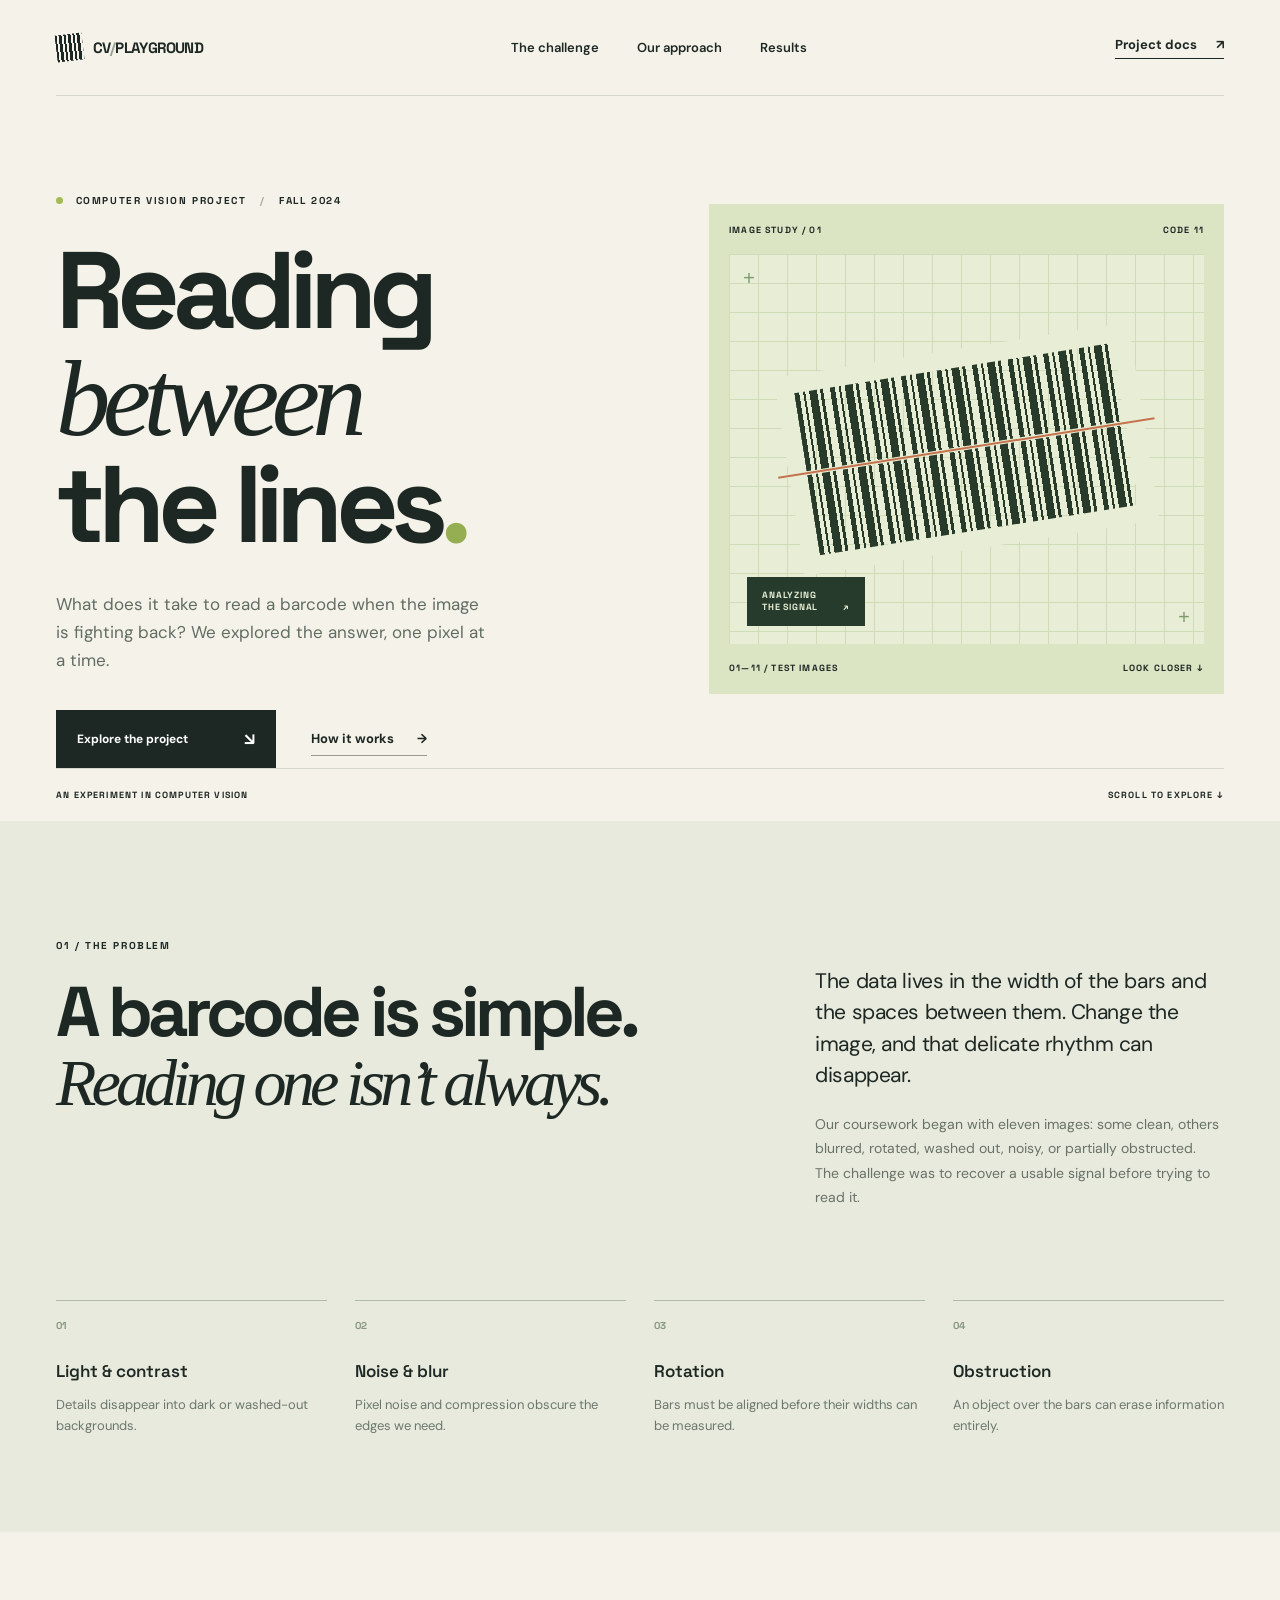
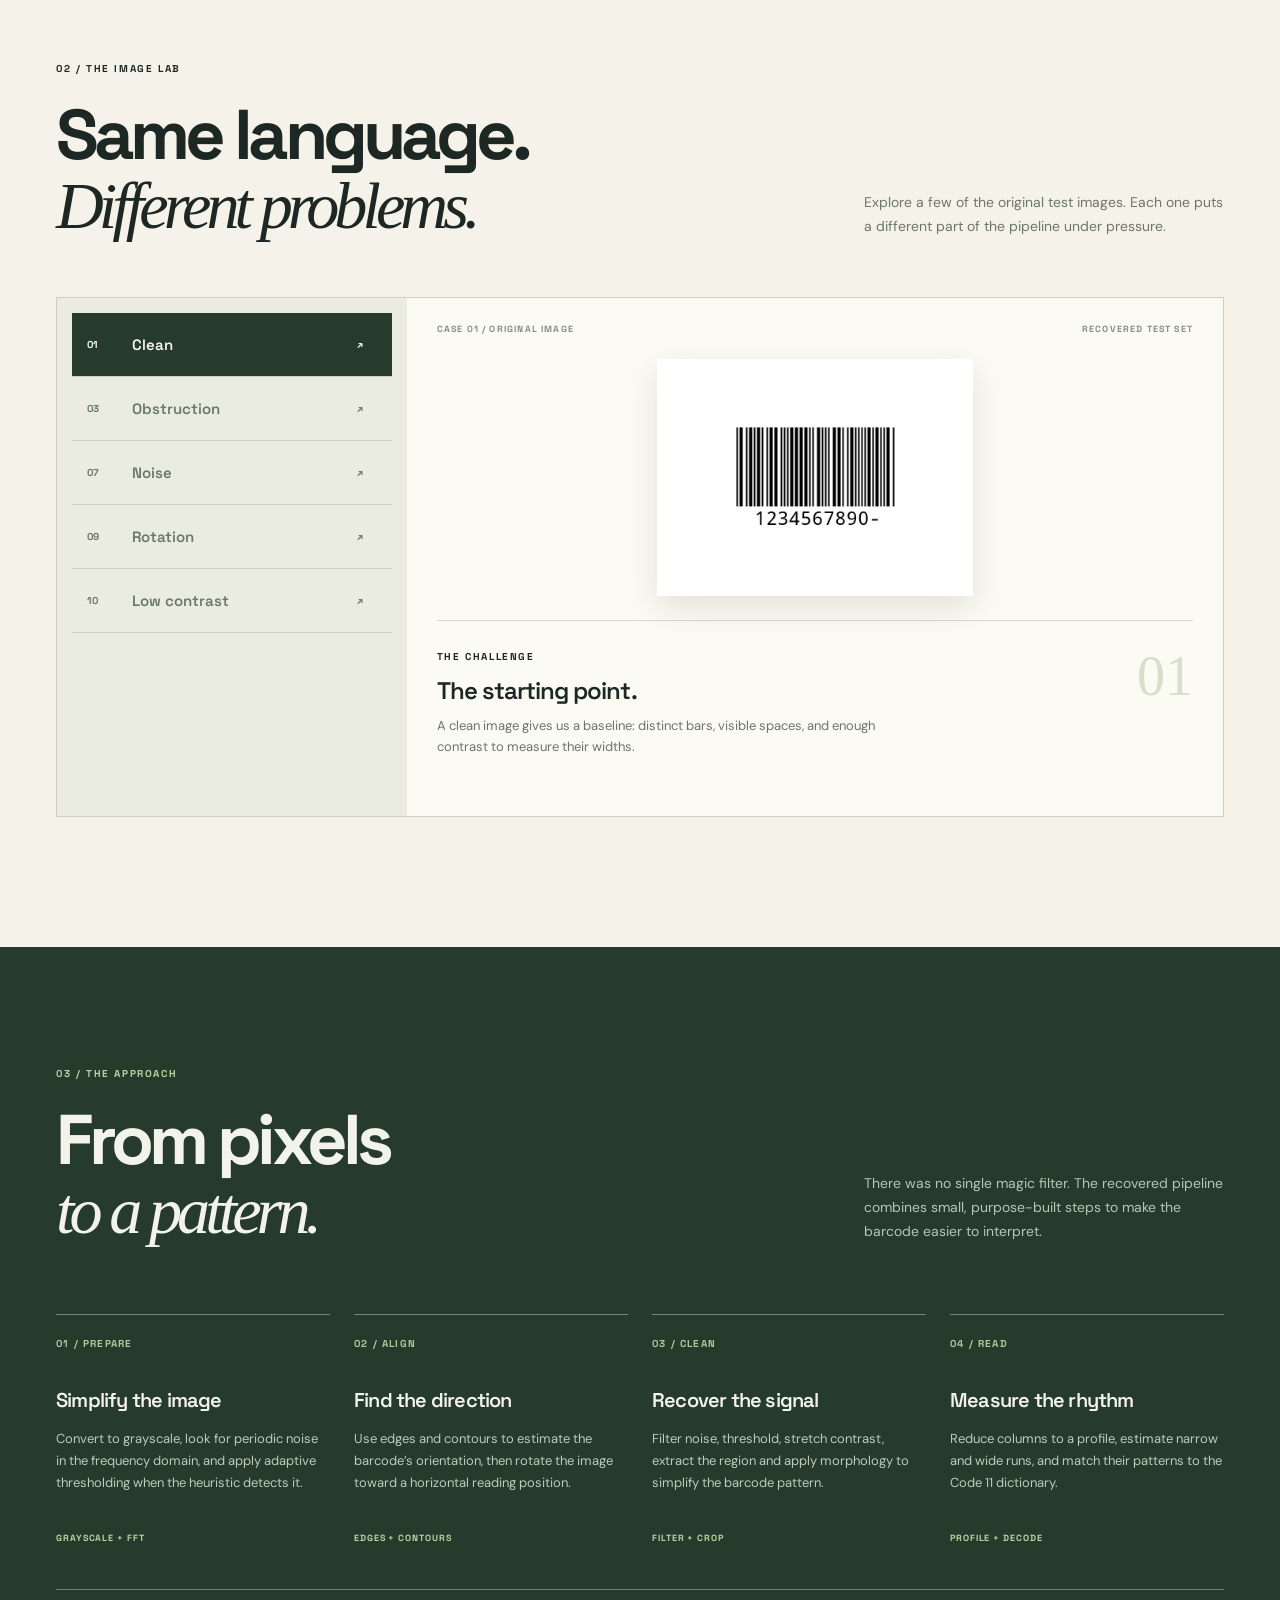
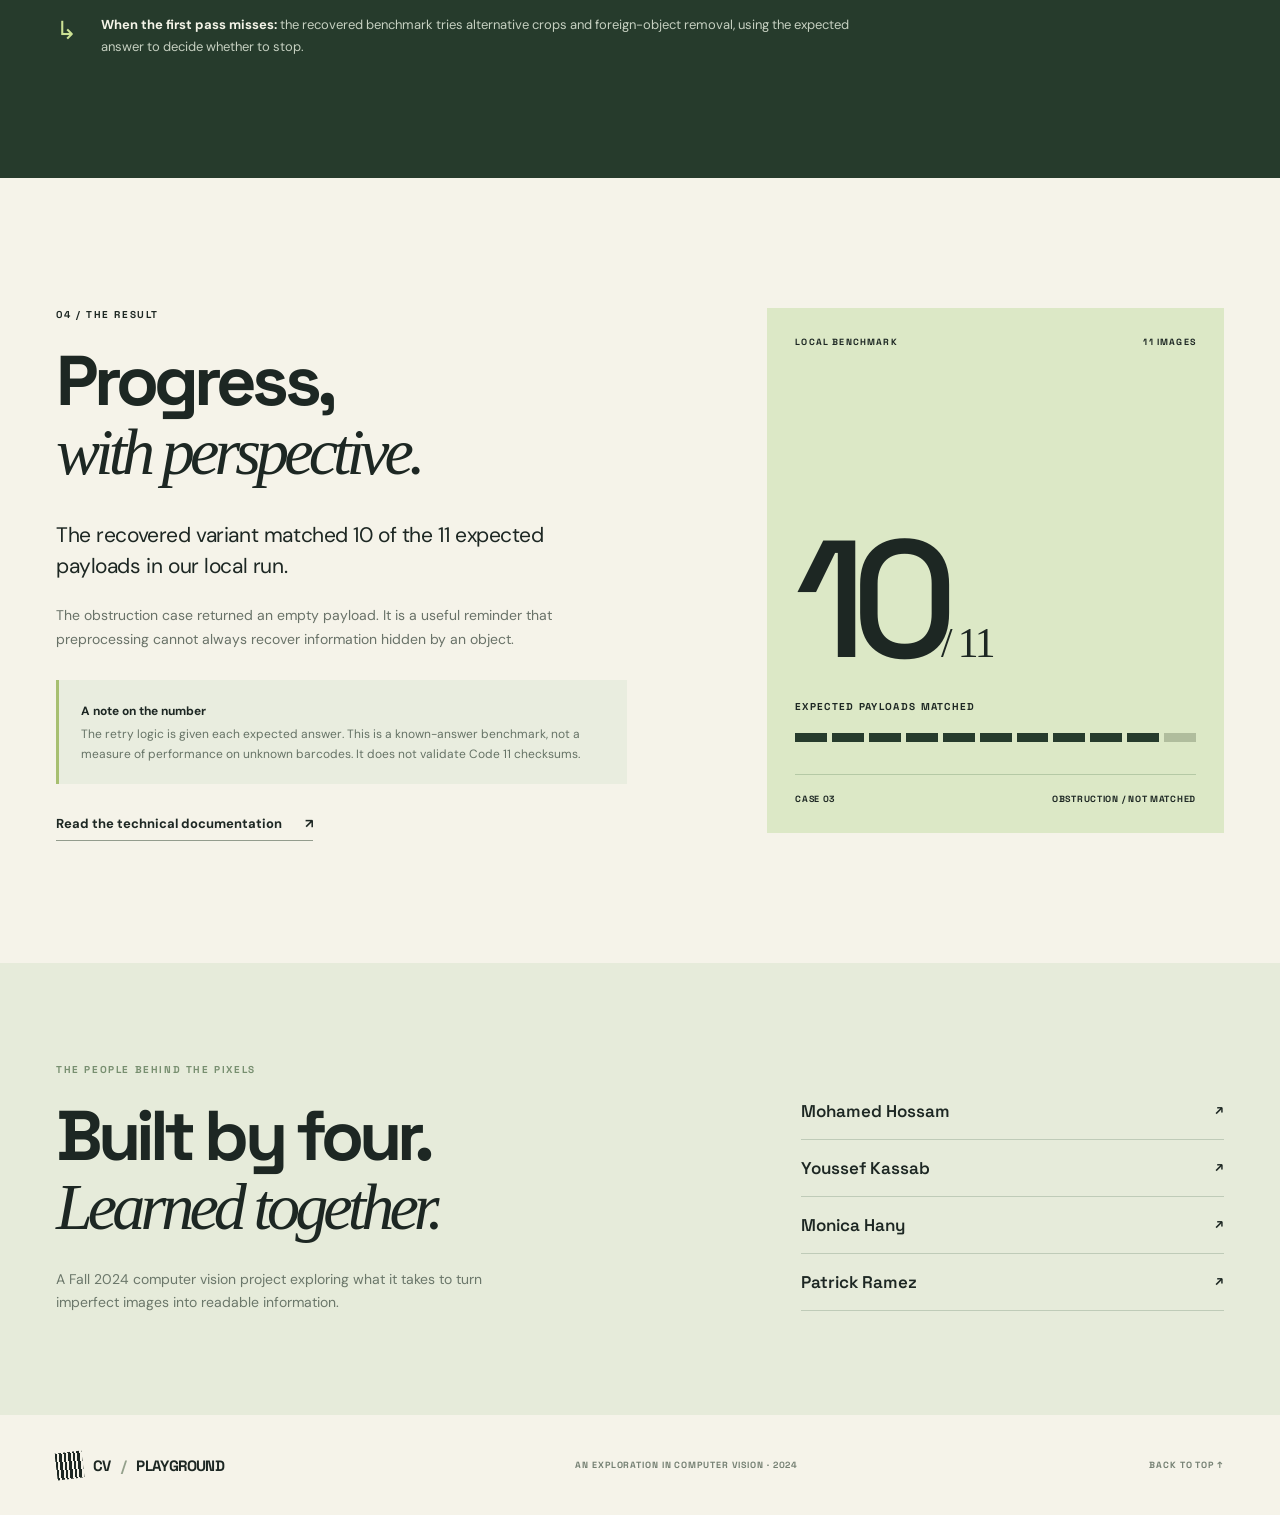
<file: index.html>
<!doctype html>
<html lang="en">
<head>
  <meta charset="utf-8"><meta name="viewport" content="width=device-width, initial-scale=1">
  <meta name="description" content="A computer vision case study: recovering and decoding damaged Code 11 barcodes.">
  <title>Reading between the lines — CV Playground</title>
  <link rel="stylesheet" href="docs/site/site.css">
</head>
<body>
<header class="nav wrap"><a class="brand" href="#top" aria-label="CV Playground home"><span class="brand-mark" aria-hidden="true"></span><span>CV<span class="muted">/</span>PLAYGROUND</span></a><nav aria-label="Main navigation"><a href="#challenge">The challenge</a><a href="#approach">Our approach</a><a href="#results">Results</a></nav><a class="nav-link" href="README.md">Project docs <span>↗</span></a></header>
<main id="top">
<section class="hero wrap"><div class="hero-copy"><div class="eyebrow"><span class="dot"></span> COMPUTER VISION PROJECT <span class="divider">/</span> FALL 2024</div><h1>Reading<br><em>between</em><br>the lines<span class="accent">.</span></h1><p>What does it take to read a barcode when the image is fighting back? We explored the answer, one pixel at a time.</p><div class="hero-actions"><a class="button" href="#challenge">Explore the project <span>↘</span></a><a class="text-link" href="#approach">How it works <span>→</span></a></div></div><div class="hero-art" aria-label="Barcode illustration"><div class="art-top"><span>IMAGE STUDY / 01</span><span>CODE 11</span></div><div class="art-grid"><div class="barcode"><div class="scanline"></div></div><div class="cross cross-a">+</div><div class="cross cross-b">+</div><div class="art-label">ANALYZING<br>THE SIGNAL <span>↗</span></div></div><div class="art-bottom"><span>01—11 / TEST IMAGES</span><span>LOOK CLOSER ↓</span></div></div><div class="hero-foot"><span>AN EXPERIMENT IN COMPUTER VISION</span><span>SCROLL TO EXPLORE ↓</span></div></section>
<section class="intro" id="challenge"><div class="wrap intro-grid"><div><div class="eyebrow">01 / THE PROBLEM</div><h2>A barcode is simple.<br><em>Reading one isn’t always.</em></h2></div><div class="intro-copy"><p class="lead">The data lives in the width of the bars and the spaces between them. Change the image, and that delicate rhythm can disappear.</p><p>Our coursework began with eleven images: some clean, others blurred, rotated, washed out, noisy, or partially obstructed. The challenge was to recover a usable signal before trying to read it.</p></div></div><div class="wrap challenge-strip"><div><span>01</span><strong>Light & contrast</strong><p>Details disappear into dark or washed-out backgrounds.</p></div><div><span>02</span><strong>Noise & blur</strong><p>Pixel noise and compression obscure the edges we need.</p></div><div><span>03</span><strong>Rotation</strong><p>Bars must be aligned before their widths can be measured.</p></div><div><span>04</span><strong>Obstruction</strong><p>An object over the bars can erase information entirely.</p></div></div></section>
<section class="lab wrap" id="lab"><div class="section-head"><div><div class="eyebrow">02 / THE IMAGE LAB</div><h2>Same language.<br><em>Different problems.</em></h2></div><p>Explore a few of the original test images. Each one puts a different part of the pipeline under pressure.</p></div><div class="lab-shell"><div class="sample-picker" role="group" aria-label="Select a test image"><button class="sample active" data-index="0" aria-pressed="true"><span>01</span><strong>Clean</strong><span>↗</span></button><button class="sample" data-index="1" aria-pressed="false"><span>03</span><strong>Obstruction</strong><span>↗</span></button><button class="sample" data-index="2" aria-pressed="false"><span>07</span><strong>Noise</strong><span>↗</span></button><button class="sample" data-index="3" aria-pressed="false"><span>09</span><strong>Rotation</strong><span>↗</span></button><button class="sample" data-index="4" aria-pressed="false"><span>10</span><strong>Low contrast</strong><span>↗</span></button></div><div class="sample-view"><div class="sample-view-top"><span id="sample-number">CASE 01 / ORIGINAL IMAGE</span><span>RECOVERED TEST SET</span></div><div class="image-stage"><img id="sample-image" src="recovered/test-cases/01%20-%20lol%20easy.jpg" alt="Original clean barcode test image"></div><div class="sample-caption"><div><span class="eyebrow">THE CHALLENGE</span><h3 id="sample-title">The starting point.</h3><p id="sample-description">A clean image gives us a baseline: distinct bars, visible spaces, and enough contrast to measure their widths.</p></div><span class="case-mark" id="sample-mark">01</span></div></div></div></section>
<section class="approach" id="approach"><div class="wrap"><div class="section-head light"><div><div class="eyebrow">03 / THE APPROACH</div><h2>From pixels<br><em>to a pattern.</em></h2></div><p>There was no single magic filter. The recovered pipeline combines small, purpose-built steps to make the barcode easier to interpret.</p></div><div class="pipeline"><article><span class="step-no">01 / PREPARE</span><h3>Simplify the image</h3><p>Convert to grayscale, look for periodic noise in the frequency domain, and apply adaptive thresholding when the heuristic detects it.</p><span class="step-tag">GRAYSCALE + FFT</span></article><article><span class="step-no">02 / ALIGN</span><h3>Find the direction</h3><p>Use edges and contours to estimate the barcode’s orientation, then rotate the image toward a horizontal reading position.</p><span class="step-tag">EDGES + CONTOURS</span></article><article><span class="step-no">03 / CLEAN</span><h3>Recover the signal</h3><p>Filter noise, threshold, stretch contrast, extract the region and apply morphology to simplify the barcode pattern.</p><span class="step-tag">FILTER + CROP</span></article><article><span class="step-no">04 / READ</span><h3>Measure the rhythm</h3><p>Reduce columns to a profile, estimate narrow and wide runs, and match their patterns to the Code 11 dictionary.</p><span class="step-tag">PROFILE + DECODE</span></article></div><div class="pipeline-note"><span>↳</span><p><strong>When the first pass misses:</strong> the recovered benchmark tries alternative crops and foreign-object removal, using the expected answer to decide whether to stop.</p></div></div></section>
<section class="results wrap" id="results"><div class="results-copy"><div class="eyebrow">04 / THE RESULT</div><h2>Progress,<br><em>with perspective.</em></h2><p class="lead">The recovered variant matched 10 of the 11 expected payloads in our local run.</p><p>The obstruction case returned an empty payload. It is a useful reminder that preprocessing cannot always recover information hidden by an object.</p><div class="notice"><strong>A note on the number</strong><p>The retry logic is given each expected answer. This is a known-answer benchmark, not a measure of performance on unknown barcodes. It does not validate Code 11 checksums.</p></div><a class="text-link dark-link" href="docs/PROJECT.md">Read the technical documentation <span>↗</span></a></div><div class="result-panel"><div class="result-top"><span>LOCAL BENCHMARK</span><span>11 IMAGES</span></div><div class="score"><span>10</span><small>/ 11</small></div><div class="score-label">EXPECTED PAYLOADS MATCHED</div><div class="score-bars" aria-label="Ten matched, one failed"><i></i><i></i><i></i><i></i><i></i><i></i><i></i><i></i><i></i><i></i><i class="miss"></i></div><div class="result-bottom"><span>CASE 03</span><strong>OBSTRUCTION / NOT MATCHED</strong></div></div></section>
<section class="closing"><div class="wrap closing-inner"><div><div class="eyebrow">THE PEOPLE BEHIND THE PIXELS</div><h2>Built by four.<br><em>Learned together.</em></h2><p>A Fall 2024 computer vision project exploring what it takes to turn imperfect images into readable information.</p></div><div class="team"><a href="https://github.com/caraxesmsc">Mohamed Hossam <span>↗</span></a><a href="https://github.com/yakassab">Youssef Kassab <span>↗</span></a><a href="https://github.com/Monica-hany">Monica Hany <span>↗</span></a><a href="https://github.com/Patrick-ramez">Patrick Ramez <span>↗</span></a></div></div></section>
</main><footer class="wrap footer"><a class="brand" href="#top"><span class="brand-mark" aria-hidden="true"></span>CV<span class="muted">/</span>PLAYGROUND</a><span>AN EXPLORATION IN COMPUTER VISION · 2024</span><a href="#top">BACK TO TOP ↑</a></footer>
<script src="docs/site/site.js"></script></body></html>
</file>
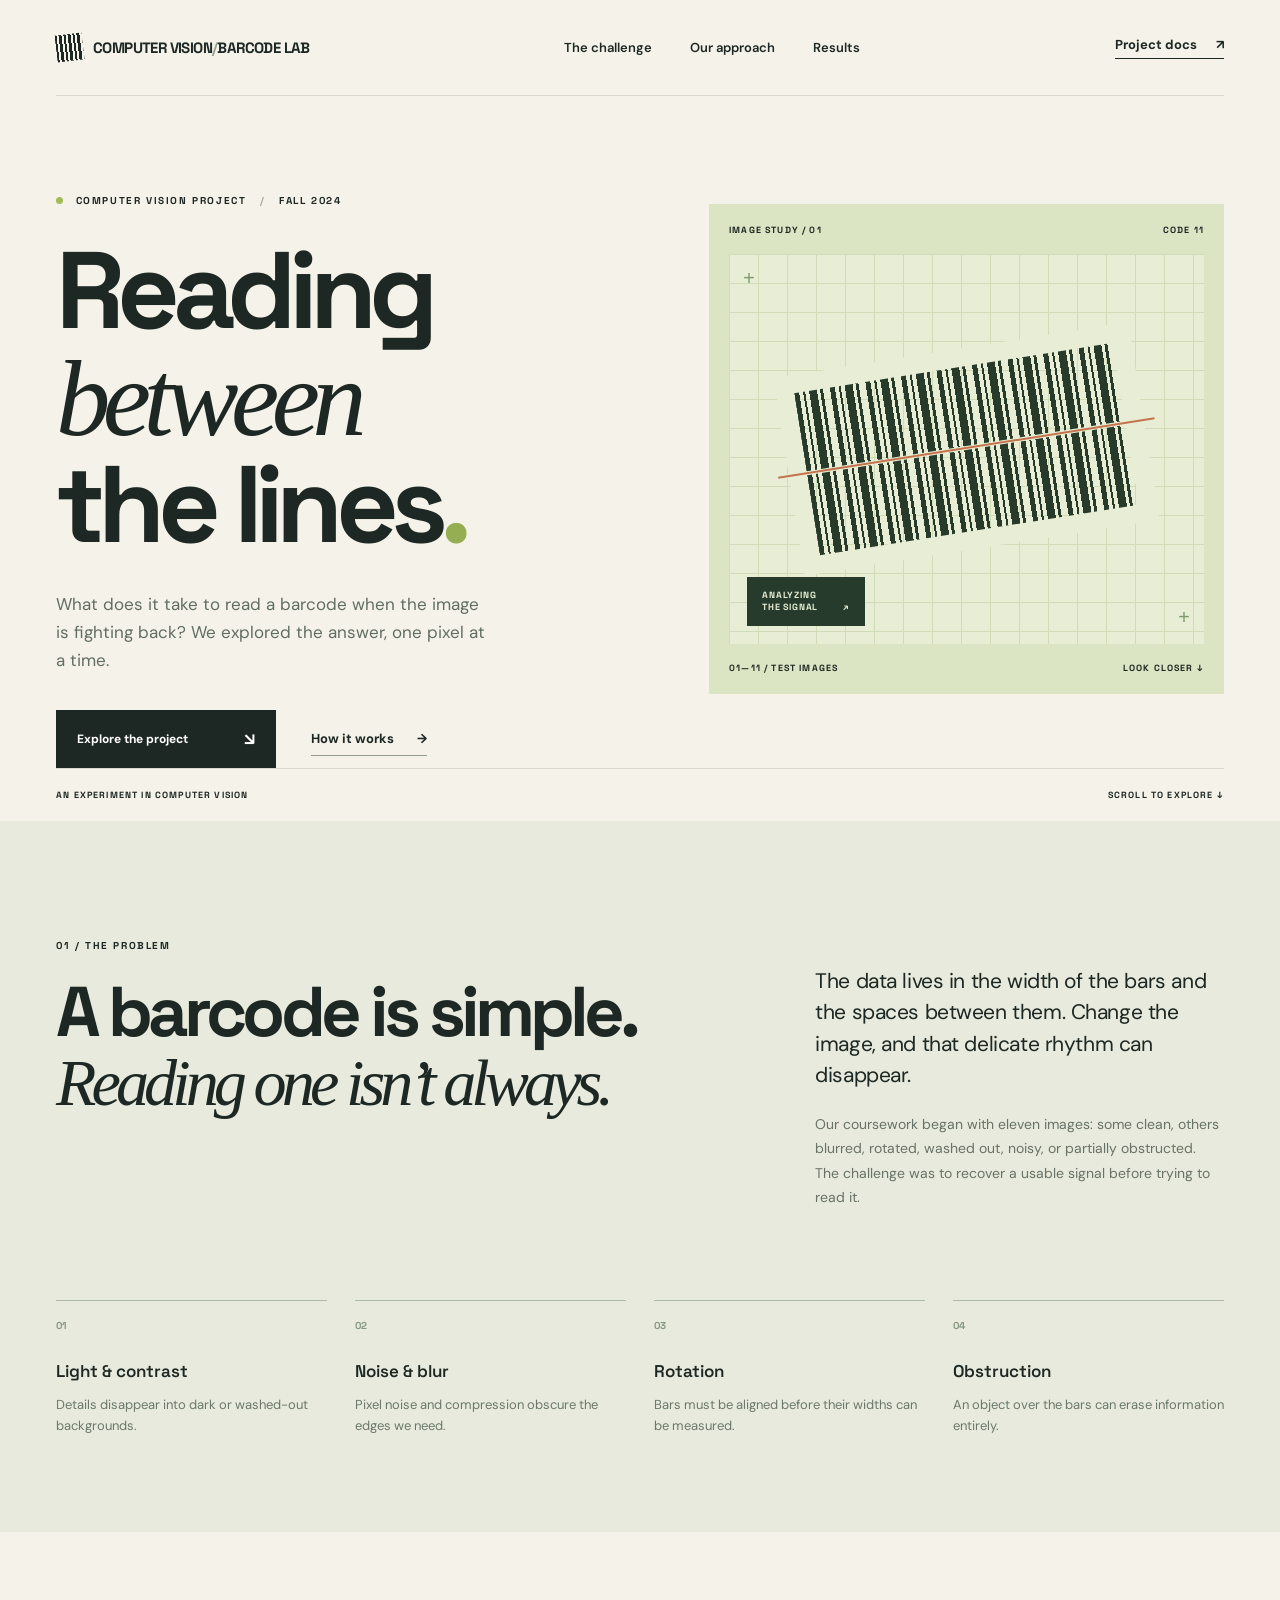
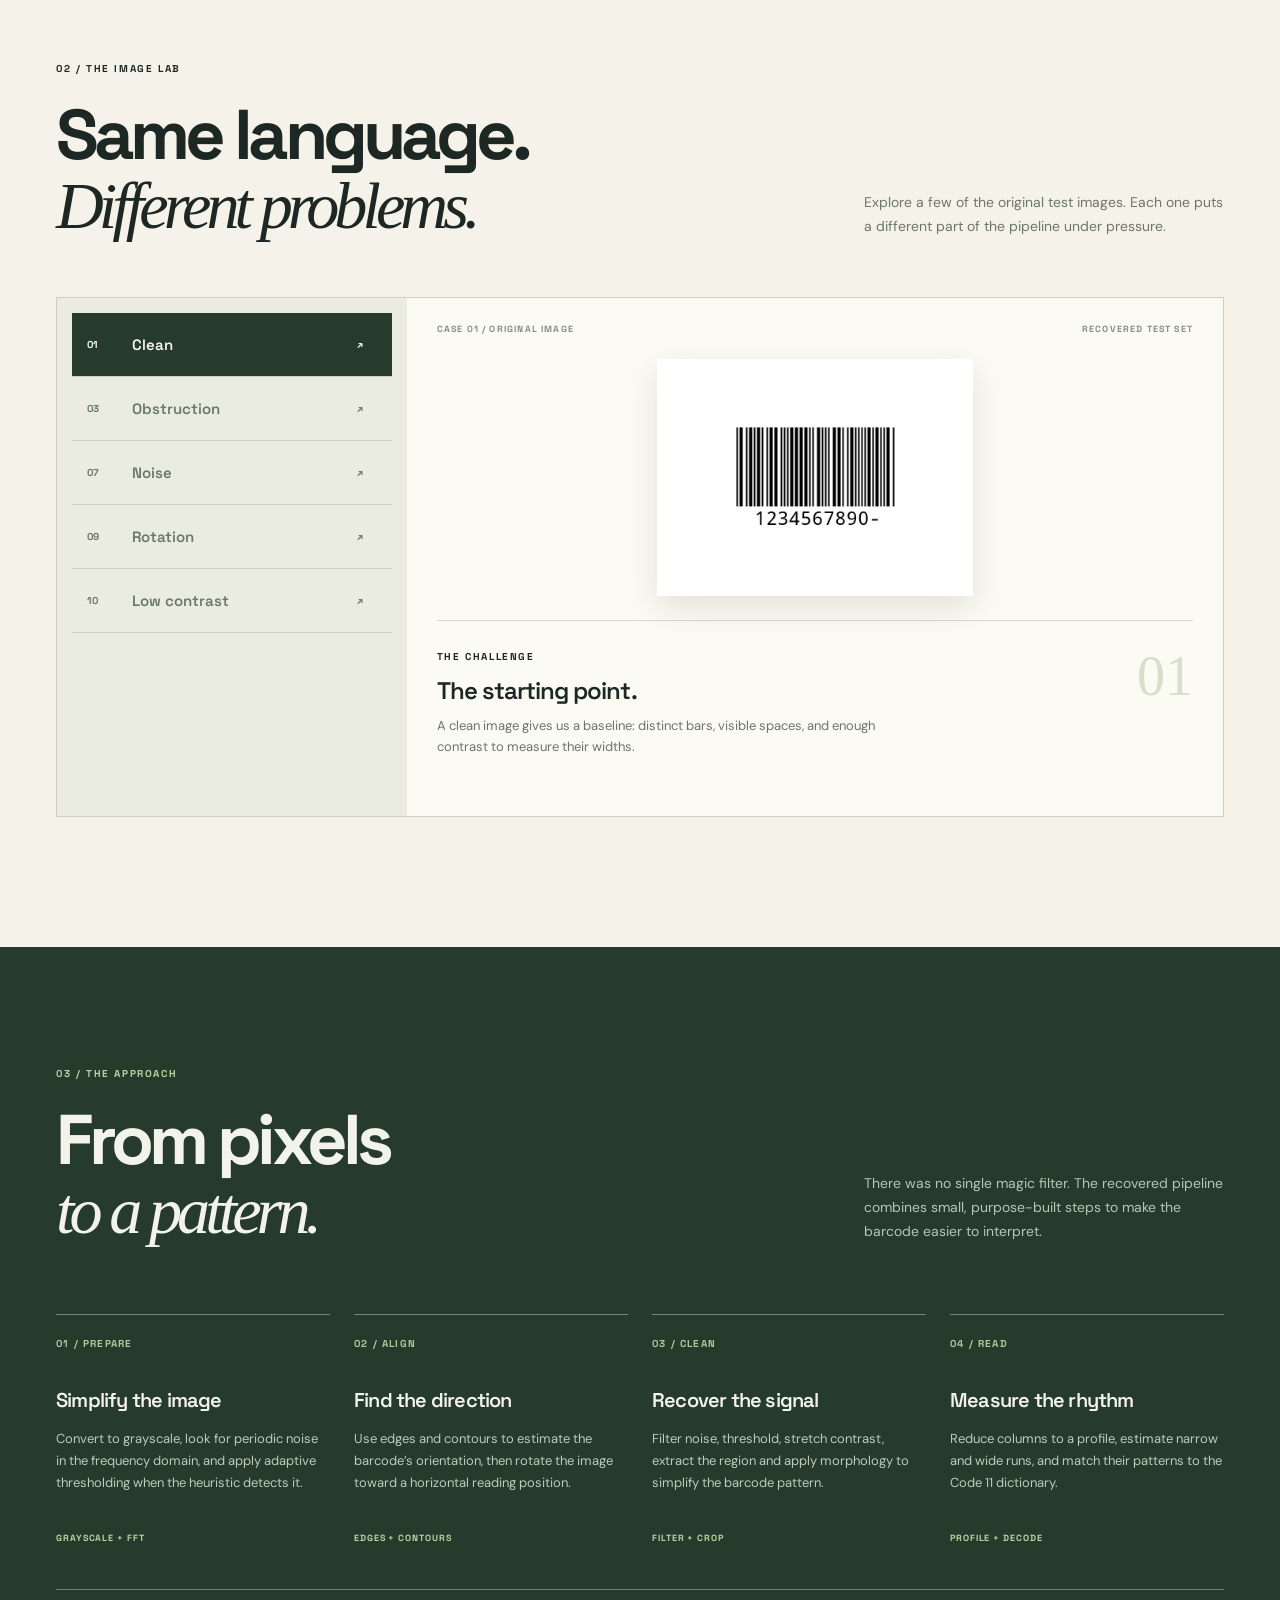
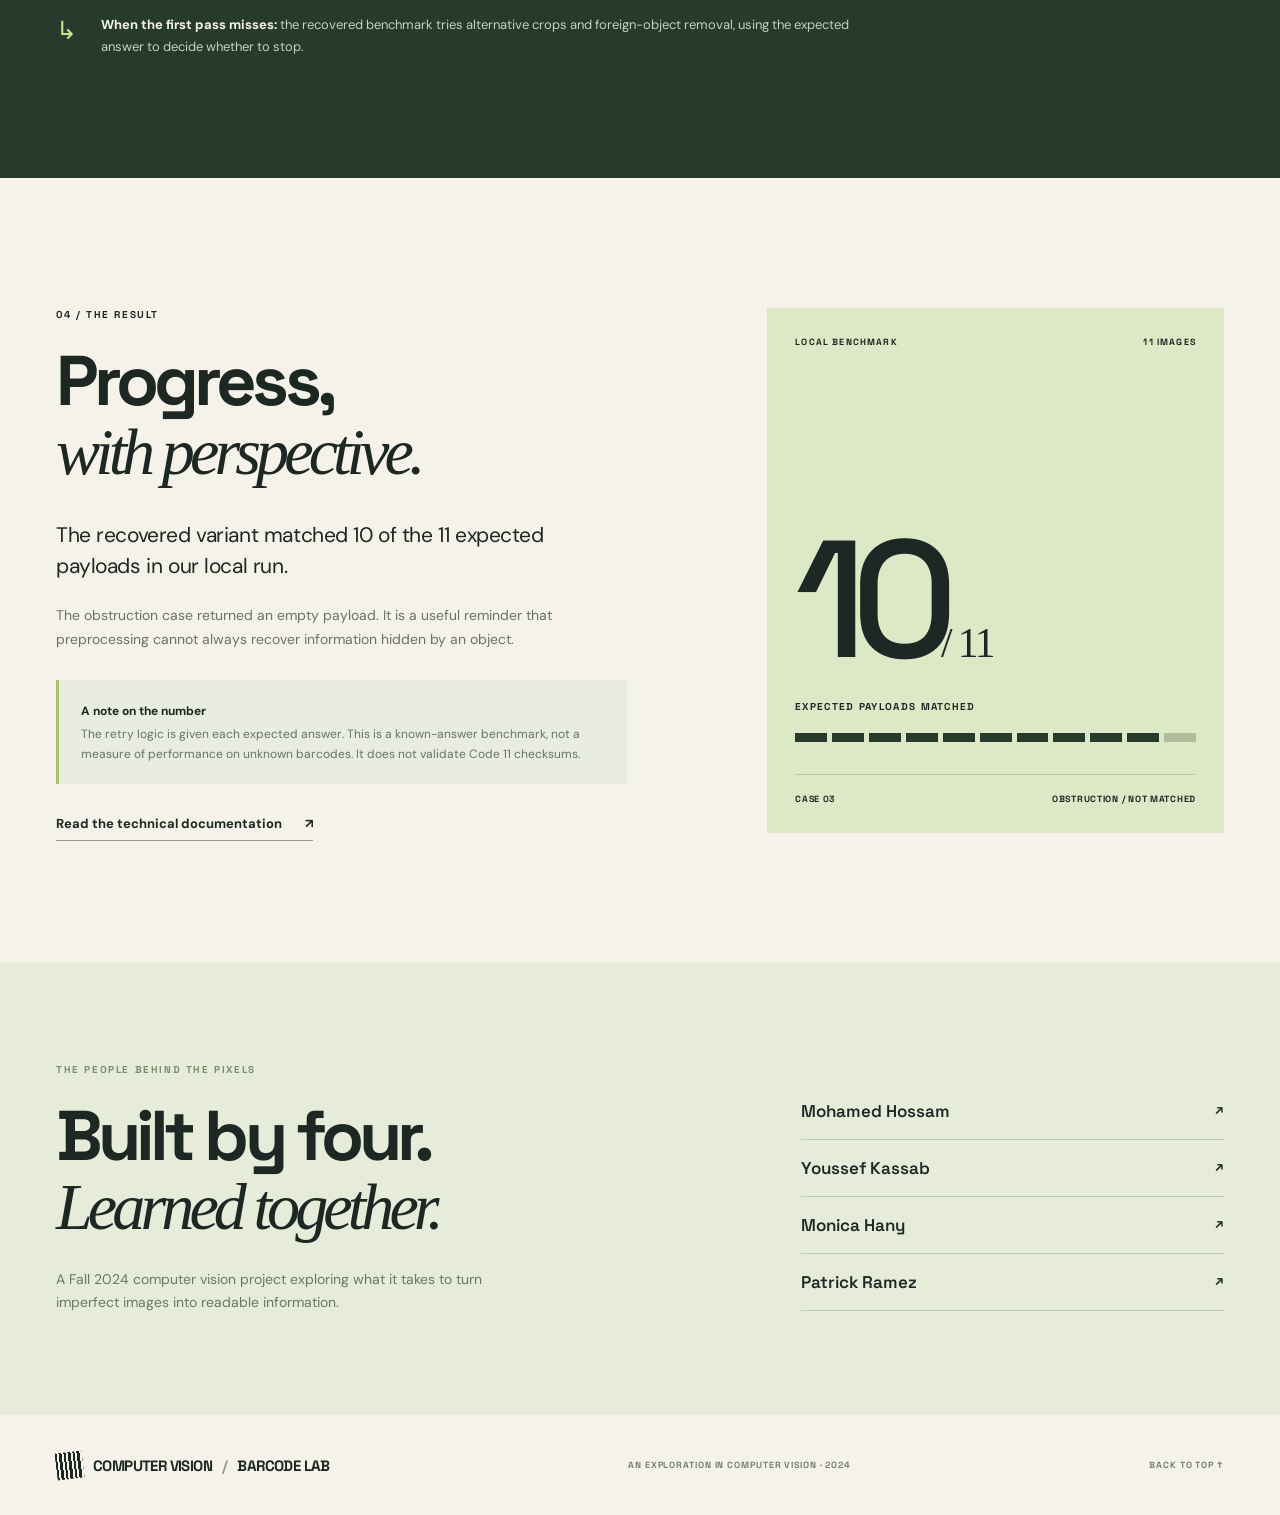
<file: docs/site/index.html>
<!doctype html>
<html lang="en">
<head>
  <meta charset="utf-8"><meta name="viewport" content="width=device-width, initial-scale=1">
  <meta name="description" content="A computer vision case study: recovering and decoding damaged Code 11 barcodes.">
  <title>Reading between the lines — Computer Vision Barcode Lab</title>
  <link rel="stylesheet" href="site.css">
</head>
<body>
<header class="nav wrap"><a class="brand" href="#top" aria-label="Computer Vision Barcode Lab home"><span class="brand-mark" aria-hidden="true"></span><span>COMPUTER VISION<span class="muted">/</span>BARCODE LAB</span></a><nav aria-label="Main navigation"><a href="#challenge">The challenge</a><a href="#approach">Our approach</a><a href="#results">Results</a></nav><a class="nav-link" href="../../README.md">Project docs <span>↗</span></a></header>
<main id="top">
<section class="hero wrap"><div class="hero-copy"><div class="eyebrow"><span class="dot"></span> COMPUTER VISION PROJECT <span class="divider">/</span> FALL 2024</div><h1>Reading<br><em>between</em><br>the lines<span class="accent">.</span></h1><p>What does it take to read a barcode when the image is fighting back? We explored the answer, one pixel at a time.</p><div class="hero-actions"><a class="button" href="#challenge">Explore the project <span>↘</span></a><a class="text-link" href="#approach">How it works <span>→</span></a></div></div><div class="hero-art" aria-label="Barcode illustration"><div class="art-top"><span>IMAGE STUDY / 01</span><span>CODE 11</span></div><div class="art-grid"><div class="barcode"><div class="scanline"></div></div><div class="cross cross-a">+</div><div class="cross cross-b">+</div><div class="art-label">ANALYZING<br>THE SIGNAL <span>↗</span></div></div><div class="art-bottom"><span>01—11 / TEST IMAGES</span><span>LOOK CLOSER ↓</span></div></div><div class="hero-foot"><span>AN EXPERIMENT IN COMPUTER VISION</span><span>SCROLL TO EXPLORE ↓</span></div></section>
<section class="intro" id="challenge"><div class="wrap intro-grid"><div><div class="eyebrow">01 / THE PROBLEM</div><h2>A barcode is simple.<br><em>Reading one isn’t always.</em></h2></div><div class="intro-copy"><p class="lead">The data lives in the width of the bars and the spaces between them. Change the image, and that delicate rhythm can disappear.</p><p>Our coursework began with eleven images: some clean, others blurred, rotated, washed out, noisy, or partially obstructed. The challenge was to recover a usable signal before trying to read it.</p></div></div><div class="wrap challenge-strip"><div><span>01</span><strong>Light & contrast</strong><p>Details disappear into dark or washed-out backgrounds.</p></div><div><span>02</span><strong>Noise & blur</strong><p>Pixel noise and compression obscure the edges we need.</p></div><div><span>03</span><strong>Rotation</strong><p>Bars must be aligned before their widths can be measured.</p></div><div><span>04</span><strong>Obstruction</strong><p>An object over the bars can erase information entirely.</p></div></div></section>
<section class="lab wrap" id="lab"><div class="section-head"><div><div class="eyebrow">02 / THE IMAGE LAB</div><h2>Same language.<br><em>Different problems.</em></h2></div><p>Explore a few of the original test images. Each one puts a different part of the pipeline under pressure.</p></div><div class="lab-shell"><div class="sample-picker" role="group" aria-label="Select a test image"><button class="sample active" data-index="0" aria-pressed="true"><span>01</span><strong>Clean</strong><span>↗</span></button><button class="sample" data-index="1" aria-pressed="false"><span>03</span><strong>Obstruction</strong><span>↗</span></button><button class="sample" data-index="2" aria-pressed="false"><span>07</span><strong>Noise</strong><span>↗</span></button><button class="sample" data-index="3" aria-pressed="false"><span>09</span><strong>Rotation</strong><span>↗</span></button><button class="sample" data-index="4" aria-pressed="false"><span>10</span><strong>Low contrast</strong><span>↗</span></button></div><div class="sample-view"><div class="sample-view-top"><span id="sample-number">CASE 01 / ORIGINAL IMAGE</span><span>RECOVERED TEST SET</span></div><div class="image-stage"><img id="sample-image" src="../../data/test-cases/01%20-%20lol%20easy.jpg" alt="Original clean barcode test image"></div><div class="sample-caption"><div><span class="eyebrow">THE CHALLENGE</span><h3 id="sample-title">The starting point.</h3><p id="sample-description">A clean image gives us a baseline: distinct bars, visible spaces, and enough contrast to measure their widths.</p></div><span class="case-mark" id="sample-mark">01</span></div></div></div></section>
<section class="approach" id="approach"><div class="wrap"><div class="section-head light"><div><div class="eyebrow">03 / THE APPROACH</div><h2>From pixels<br><em>to a pattern.</em></h2></div><p>There was no single magic filter. The recovered pipeline combines small, purpose-built steps to make the barcode easier to interpret.</p></div><div class="pipeline"><article><span class="step-no">01 / PREPARE</span><h3>Simplify the image</h3><p>Convert to grayscale, look for periodic noise in the frequency domain, and apply adaptive thresholding when the heuristic detects it.</p><span class="step-tag">GRAYSCALE + FFT</span></article><article><span class="step-no">02 / ALIGN</span><h3>Find the direction</h3><p>Use edges and contours to estimate the barcode’s orientation, then rotate the image toward a horizontal reading position.</p><span class="step-tag">EDGES + CONTOURS</span></article><article><span class="step-no">03 / CLEAN</span><h3>Recover the signal</h3><p>Filter noise, threshold, stretch contrast, extract the region and apply morphology to simplify the barcode pattern.</p><span class="step-tag">FILTER + CROP</span></article><article><span class="step-no">04 / READ</span><h3>Measure the rhythm</h3><p>Reduce columns to a profile, estimate narrow and wide runs, and match their patterns to the Code 11 dictionary.</p><span class="step-tag">PROFILE + DECODE</span></article></div><div class="pipeline-note"><span>↳</span><p><strong>When the first pass misses:</strong> the recovered benchmark tries alternative crops and foreign-object removal, using the expected answer to decide whether to stop.</p></div></div></section>
<section class="results wrap" id="results"><div class="results-copy"><div class="eyebrow">04 / THE RESULT</div><h2>Progress,<br><em>with perspective.</em></h2><p class="lead">The recovered variant matched 10 of the 11 expected payloads in our local run.</p><p>The obstruction case returned an empty payload. It is a useful reminder that preprocessing cannot always recover information hidden by an object.</p><div class="notice"><strong>A note on the number</strong><p>The retry logic is given each expected answer. This is a known-answer benchmark, not a measure of performance on unknown barcodes. It does not validate Code 11 checksums.</p></div><a class="text-link dark-link" href="../PROJECT.md">Read the technical documentation <span>↗</span></a></div><div class="result-panel"><div class="result-top"><span>LOCAL BENCHMARK</span><span>11 IMAGES</span></div><div class="score"><span>10</span><small>/ 11</small></div><div class="score-label">EXPECTED PAYLOADS MATCHED</div><div class="score-bars" aria-label="Ten matched, one failed"><i></i><i></i><i></i><i></i><i></i><i></i><i></i><i></i><i></i><i></i><i class="miss"></i></div><div class="result-bottom"><span>CASE 03</span><strong>OBSTRUCTION / NOT MATCHED</strong></div></div></section>
<section class="closing"><div class="wrap closing-inner"><div><div class="eyebrow">THE PEOPLE BEHIND THE PIXELS</div><h2>Built by four.<br><em>Learned together.</em></h2><p>A Fall 2024 computer vision project exploring what it takes to turn imperfect images into readable information.</p></div><div class="team"><a href="https://github.com/caraxesmsc">Mohamed Hossam <span>↗</span></a><a href="https://github.com/yakassab">Youssef Kassab <span>↗</span></a><a href="https://github.com/Monica-hany">Monica Hany <span>↗</span></a><a href="https://github.com/Patrick-ramez">Patrick Ramez <span>↗</span></a></div></div></section>
</main><footer class="wrap footer"><a class="brand" href="#top"><span class="brand-mark" aria-hidden="true"></span>COMPUTER VISION<span class="muted">/</span>BARCODE LAB</a><span>AN EXPLORATION IN COMPUTER VISION · 2024</span><a href="#top">BACK TO TOP ↑</a></footer>
<script src="site.js"></script></body></html>
</file>
<file: docs/site/site.css>
@import url('https://fonts.googleapis.com/css2?family=DM+Sans:wght@400;500;600;700&family=Space+Grotesk:wght@400;500;600;700&display=swap');
:root{--ink:#1d2723;--paper:#f5f3e9;--acid:#d8ed84;--green:#263b2c;--line:#d7d9cc;--serif:Georgia,'Times New Roman',serif;--sans:'DM Sans',sans-serif;--display:'Space Grotesk',sans-serif}*{box-sizing:border-box}html{scroll-behavior:smooth}body{margin:0;background:var(--paper);color:var(--ink);font-family:var(--sans);-webkit-font-smoothing:antialiased}a{color:inherit;text-decoration:none}button{font:inherit}.wrap{width:min(1320px,calc(100% - 112px));margin:auto}.nav{height:96px;display:flex;align-items:center;justify-content:space-between;border-bottom:1px solid var(--line)}.brand{font:700 15px var(--display);letter-spacing:-.04em;display:flex;align-items:center;gap:10px}.brand-mark{width:27px;height:27px;display:inline-block;background:repeating-linear-gradient(90deg,var(--ink) 0 2px,transparent 2px 4px,var(--ink) 4px 7px,transparent 7px 9px);transform:rotate(-7deg)}.muted{color:#94a18c}.nav nav{display:flex;gap:38px;font-size:13px;font-weight:600}.nav-link{font-size:13px;font-weight:700;border-bottom:1px solid var(--ink);padding-bottom:5px}.nav-link span{margin-left:16px}.hero{min-height:710px;display:grid;grid-template-columns:1fr .92fr;column-gap:8%;padding-top:98px;position:relative}.eyebrow{font:700 10px var(--display);letter-spacing:.16em;text-transform:uppercase}.dot{display:inline-block;width:7px;height:7px;background:#a1bc52;border-radius:50%;margin-right:8px}.divider{margin:0 9px;color:#a2a99d}h1,h2,h3,p{margin:0}h1,h2{font-family:var(--display);letter-spacing:-.07em;line-height:.98}h1{font-size:clamp(76px,8.5vw,132px);margin:31px 0}.hero h1 em,h2 em{font-family:var(--serif);font-weight:400}.accent{color:#94ae51}.hero-copy>p{font-size:17px;line-height:1.65;max-width:430px;color:#626d62}.hero-actions{display:flex;align-items:center;gap:35px;margin-top:36px}.button{display:inline-flex;align-items:center;gap:56px;background:var(--ink);color:white;padding:18px 21px;font-size:12px;font-weight:700}.button span{font-size:17px}.text-link{font-size:13px;font-weight:700;border-bottom:1px solid #939c8d;padding:8px 0}.text-link span{margin-left:20px}.hero-art{height:490px;background:#dce5c3;position:relative;margin-top:10px;display:flex;flex-direction:column;padding:20px;overflow:hidden}.art-top,.art-bottom,.sample-view-top,.result-top{display:flex;justify-content:space-between;font:700 9px var(--display);letter-spacing:.13em}.art-grid{flex:1;margin:18px 0;position:relative;background-color:#e7eed5;background-image:linear-gradient(#cfdcb7 1px,transparent 1px),linear-gradient(90deg,#cfdcb7 1px,transparent 1px);background-size:29px 29px;display:grid;place-items:center;overflow:hidden}.barcode{width:68%;height:42%;background:repeating-linear-gradient(90deg,#283b2b 0 5px,transparent 5px 9px,#283b2b 9px 11px,transparent 11px 15px,#283b2b 15px 23px,transparent 23px 26px,#283b2b 26px 29px,transparent 29px 36px);transform:rotate(-9deg);position:relative;box-shadow:0 0 0 18px #e7eed5}.scanline{position:absolute;top:49%;left:-9%;width:118%;height:2px;background:#c5734d;box-shadow:0 0 0 1px #e7eed5}.cross{position:absolute;font:20px monospace;color:#809b70}.cross-a{top:14px;left:14px}.cross-b{right:14px;bottom:14px}.art-label{position:absolute;bottom:18px;left:18px;background:var(--green);color:#e7eed5;padding:12px 15px;font:700 9px/1.4 var(--display);letter-spacing:.09em}.art-label span{margin-left:22px}.hero-foot{grid-column:1/-1;align-self:end;border-top:1px solid var(--line);padding:20px 0;display:flex;justify-content:space-between;font:700 9px var(--display);letter-spacing:.13em}.intro{background:#e7eadc;padding:118px 0 95px}.intro-grid{display:grid;grid-template-columns:1.1fr .7fr;gap:10%}h2{font-size:clamp(48px,5.5vw,78px);margin-top:26px}h2 em{font-size:.94em}.intro-copy{padding-top:27px}.lead{font-size:21px;line-height:1.5;letter-spacing:-.02em}.intro-copy>p+ p,.results-copy>p+ p{margin-top:20px;color:#697268;line-height:1.75;font-size:14px}.challenge-strip{display:grid;grid-template-columns:repeat(4,1fr);gap:28px;margin-top:90px}.challenge-strip>div{border-top:1px solid #aebbac;padding-top:18px}.challenge-strip span{display:block;color:#879781;font:700 10px var(--display);margin-bottom:28px}.challenge-strip strong{font:600 17px var(--display)}.challenge-strip p{color:#6c786c;font-size:13px;line-height:1.65;margin-top:12px}.lab{padding-top:130px;padding-bottom:130px}.section-head{display:flex;align-items:end;justify-content:space-between;gap:30px}.section-head>p{max-width:360px;font-size:14px;line-height:1.7;color:#6c766a}.lab-shell{display:grid;grid-template-columns:30% 70%;border:1px solid #cbd0c2;margin-top:58px;min-height:520px}.sample-picker{background:#e9ecdf;padding:15px}.sample{border:0;border-bottom:1px solid #ced5c6;background:transparent;text-align:left;width:100%;padding:22px 15px;display:grid;grid-template-columns:45px 1fr 20px;align-items:center;color:#6a776a;cursor:pointer}.sample span{font:700 10px var(--display)}.sample strong{font:600 15px var(--display)}.sample.active{background:var(--green);color:#f5f7ea}.sample:hover:not(.active){background:#dce4d1}.sample-view{background:#fbfaf3;padding:25px 30px}.sample-view-top{color:#849081}.image-stage{height:285px;display:flex;align-items:center;justify-content:center;padding:24px}.image-stage img{max-width:100%;max-height:100%;object-fit:contain;box-shadow:0 12px 32px #1d27231c}.sample-caption{border-top:1px solid var(--line);padding-top:23px;display:flex;justify-content:space-between}.sample-caption h3{font:600 24px var(--display);letter-spacing:-.04em;margin:10px 0}.sample-caption p{font-size:13px;line-height:1.6;color:#6c766a;max-width:440px}.case-mark{font:400 56px var(--serif);color:#d6dfca}.approach{background:var(--green);color:#f3f4e9;padding:120px 0}.light>p{color:#b7c5b3}.approach .eyebrow,.closing .eyebrow{color:#bad09e}.pipeline{display:grid;grid-template-columns:repeat(4,1fr);gap:24px;margin-top:70px}.pipeline article{border-top:1px solid #748875;padding:22px 0 10px;display:flex;flex-direction:column;min-height:240px}.step-no{font:700 10px var(--display);letter-spacing:.12em;color:#afc99c}.pipeline h3{font:600 20px var(--display);letter-spacing:-.04em;margin:37px 0 15px}.pipeline p{color:#becbb9;font-size:13px;line-height:1.7}.step-tag{margin-top:auto;padding-top:25px;font:700 9px var(--display);letter-spacing:.1em;color:#bdd39f}.pipeline-note{border-top:1px solid #718474;margin-top:35px;padding-top:24px;display:flex;gap:24px;align-items:start}.pipeline-note>span{font-size:25px;color:#cce294}.pipeline-note p{font-size:13px;line-height:1.7;color:#c6d0c1;max-width:750px}.pipeline-note strong{color:#f4f4e8}.results{display:grid;grid-template-columns:1fr .8fr;gap:12%;padding-top:130px;padding-bottom:130px}.results-copy .lead{margin-top:35px;max-width:530px}.notice{border-left:3px solid #a7bf70;background:#e9eddf;padding:19px 22px;margin:28px 0}.notice strong{font-size:12px}.notice p{font-size:12px;line-height:1.65;color:#667366;margin-top:5px}.result-panel{background:#dce8c6;padding:28px;display:flex;flex-direction:column;min-height:440px}.score{font:500 clamp(110px,13vw,190px)/.95 var(--display);letter-spacing:-.1em;margin:auto 0 0}.score small{font:400 .25em var(--serif);letter-spacing:-.06em}.score-label{font:700 10px var(--display);letter-spacing:.13em;margin:20px 0}.score-bars{display:flex;gap:5px}.score-bars i{height:9px;flex:1;background:var(--green)}.score-bars i.miss{background:#b0bd9d}.result-bottom{border-top:1px solid #b5c9a5;margin-top:32px;padding-top:18px;display:flex;justify-content:space-between;gap:10px;font:700 9px var(--display);letter-spacing:.08em}.closing{background:#e6ebda;padding:100px 0}.closing-inner{display:grid;grid-template-columns:1fr .7fr;gap:12%}.closing .eyebrow{color:#788f70}.closing-inner>div>p{font-size:14px;line-height:1.7;color:#6b776a;max-width:430px;margin-top:28px}.team{padding-top:20px}.team a{display:flex;justify-content:space-between;border-bottom:1px solid #bfcbb8;padding:17px 0;font:600 17px var(--display)}.team a span{font-size:14px}.footer{height:100px;display:flex;justify-content:space-between;align-items:center;gap:15px}.footer>span,.footer>a:last-child{font:700 9px var(--display);letter-spacing:.1em;color:#758073}a:hover{opacity:.75}a:focus-visible,button:focus-visible{outline:3px solid #ba8058;outline-offset:4px}@media(max-width:800px){.wrap{width:calc(100% - 40px)}.nav{height:72px}.nav nav{display:none}.hero{display:flex;flex-direction:column;padding-top:60px;min-height:auto}.hero h1{font-size:clamp(67px,13vw,105px)}.hero-art{height:370px;margin:55px 0 40px}.intro,.approach,.closing{padding:75px 0}.intro-grid,.results,.closing-inner{grid-template-columns:1fr;gap:30px}.challenge-strip,.pipeline{grid-template-columns:repeat(2,1fr);gap:30px}.challenge-strip{margin-top:55px}.lab,.results{padding-top:80px;padding-bottom:80px}.section-head{display:block}.section-head>p{margin-top:22px}.lab-shell{grid-template-columns:1fr}.sample-picker{display:flex;overflow:auto;padding:8px}.sample{min-width:135px;grid-template-columns:25px 1fr 15px;padding:15px 9px}.image-stage{height:240px}.pipeline{margin-top:50px}.pipeline article{min-height:230px}.results{display:grid}.result-panel{min-height:350px}.footer>span{display:none}}@media(max-width:420px){.challenge-strip,.pipeline{grid-template-columns:1fr}.pipeline article{min-height:190px}.hero-actions{gap:18px}.button{gap:20px}.sample-view{padding:20px}.case-mark{font-size:40px}.footer{height:75px}}
@media(prefers-reduced-motion:reduce){html{scroll-behavior:auto}}
</file>
